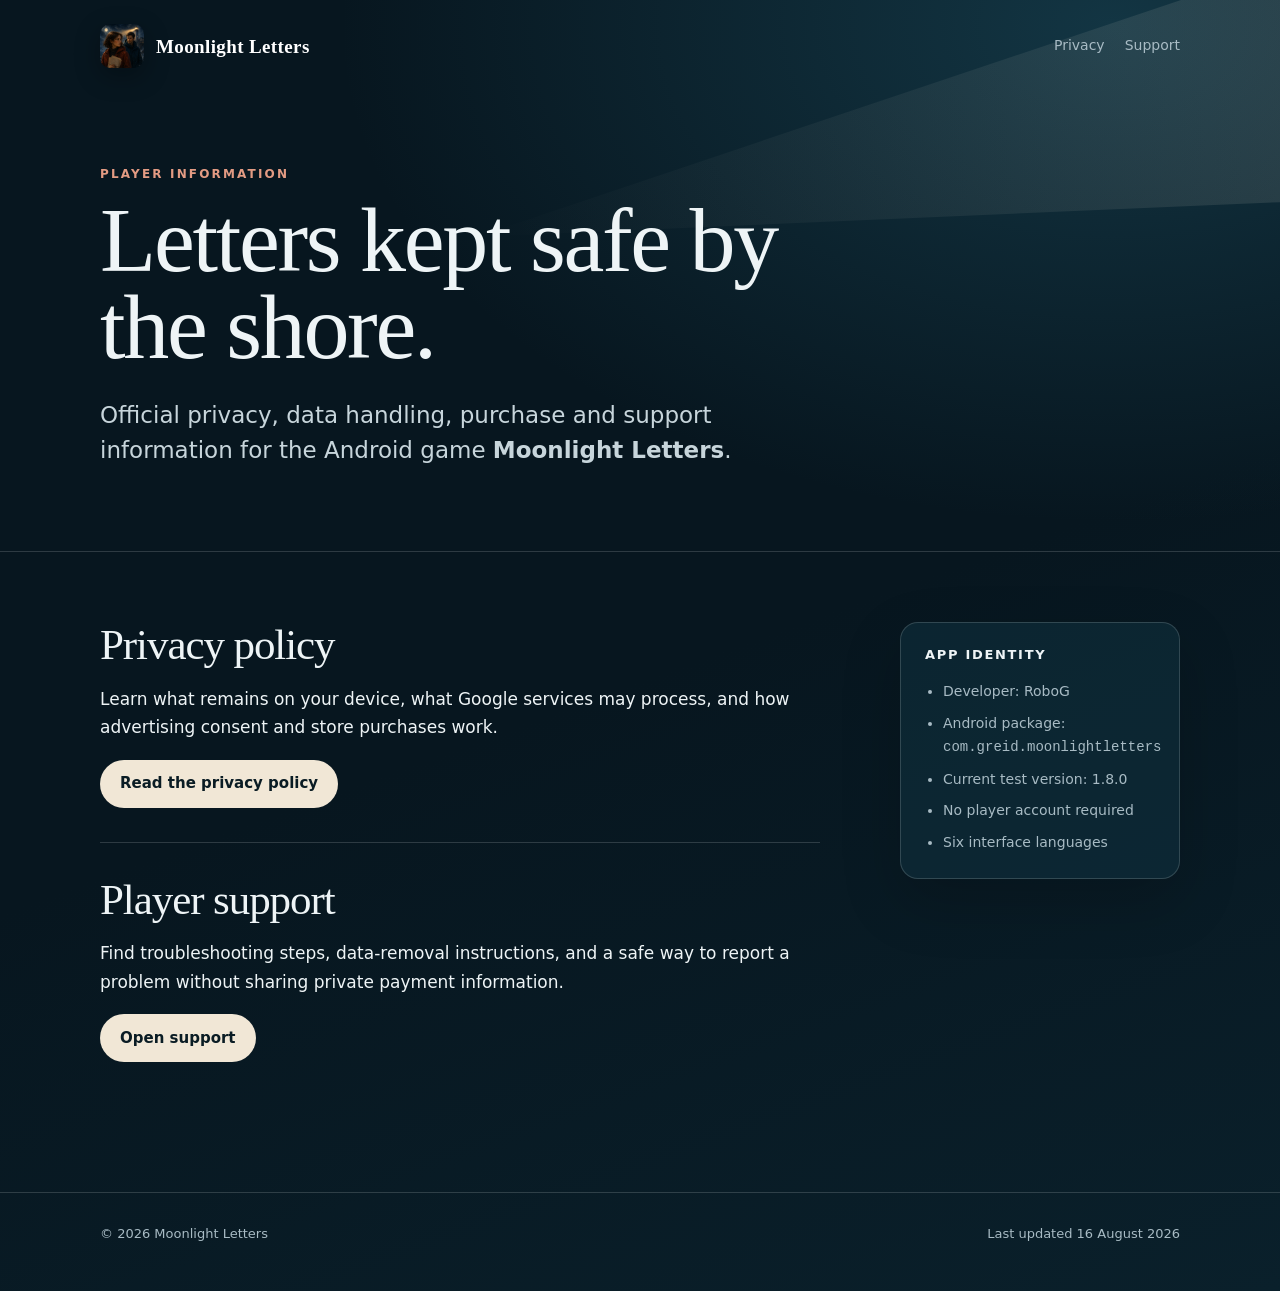
<file: index.html>
<!doctype html>
<html lang="en">
<head>
  <meta charset="utf-8">
  <meta name="viewport" content="width=device-width, initial-scale=1">
  <meta name="description" content="Official privacy and support information for Moonlight Letters on Android.">
  <title>Moonlight Letters — Privacy & Support</title>
  <link rel="icon" href="assets/icon.png">
  <link rel="stylesheet" href="styles.css">
</head>
<body>
  <header class="masthead"><div class="shell">
    <nav class="nav" aria-label="Main navigation">
      <a class="brand" href="./"><img src="assets/icon.png" alt=""><span>Moonlight Letters</span></a>
      <div class="nav-links"><a href="privacy.html">Privacy</a><a href="support.html">Support</a></div>
    </nav>
    <div class="hero"><p class="eyebrow">Player information</p><h1>Letters kept safe by the shore.</h1><p class="lede">Official privacy, data handling, purchase and support information for the Android game <strong>Moonlight Letters</strong>.</p></div>
  </div></header>
  <main class="shell"><div class="document">
    <div class="content">
      <section><h2>Privacy policy</h2><p>Learn what remains on your device, what Google services may process, and how advertising consent and store purchases work.</p><a class="button" href="privacy.html">Read the privacy policy</a></section>
      <section><h2>Player support</h2><p>Find troubleshooting steps, data-removal instructions, and a safe way to report a problem without sharing private payment information.</p><a class="button" href="support.html">Open support</a></section>
    </div>
    <aside class="aside"><h2>App identity</h2><ul><li>Developer: RoboG</li><li>Android package:<br><code>com.greid.moonlightletters</code></li><li>Current test version: 1.8.0</li><li>No player account required</li><li>Six interface languages</li></ul></aside>
  </div></main>
  <footer><div class="shell footer-row"><span>© 2026 Moonlight Letters</span><span>Last updated 16 August 2026</span></div></footer>
</body>
</html>
</file>
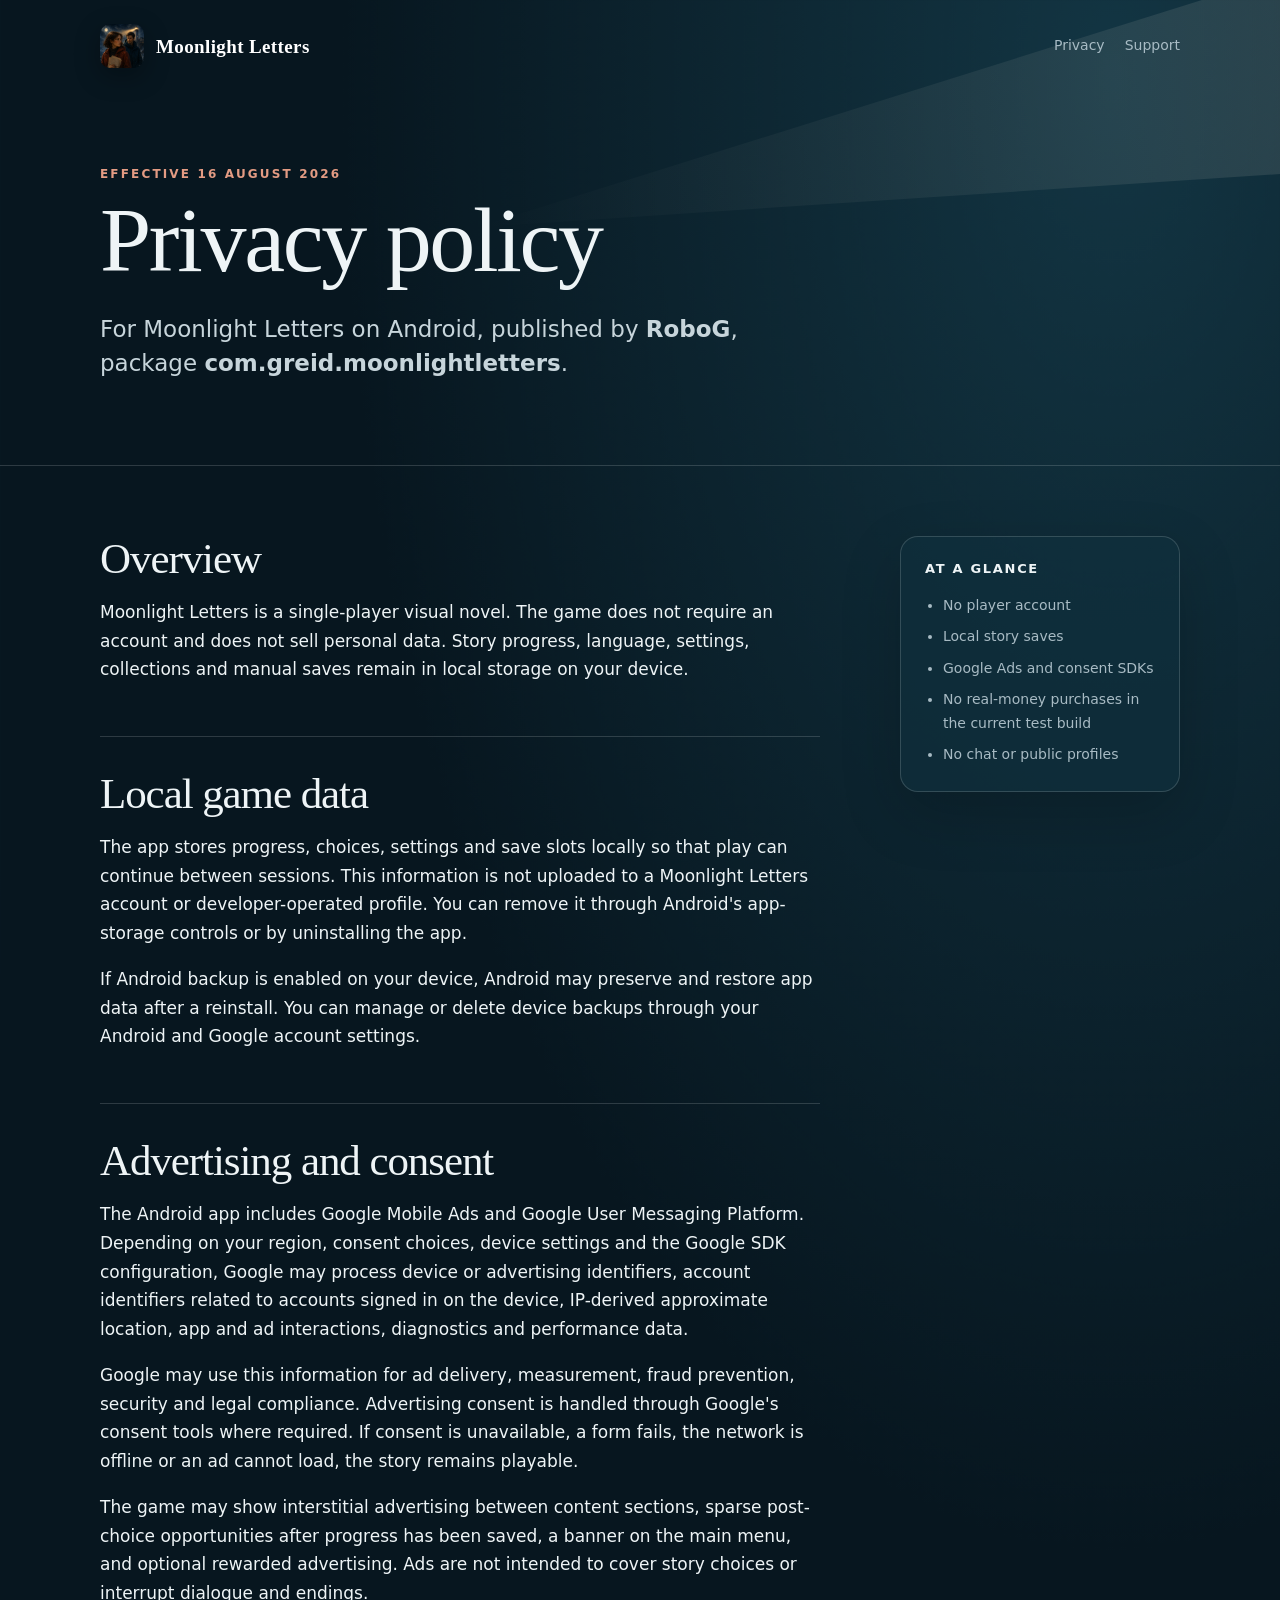
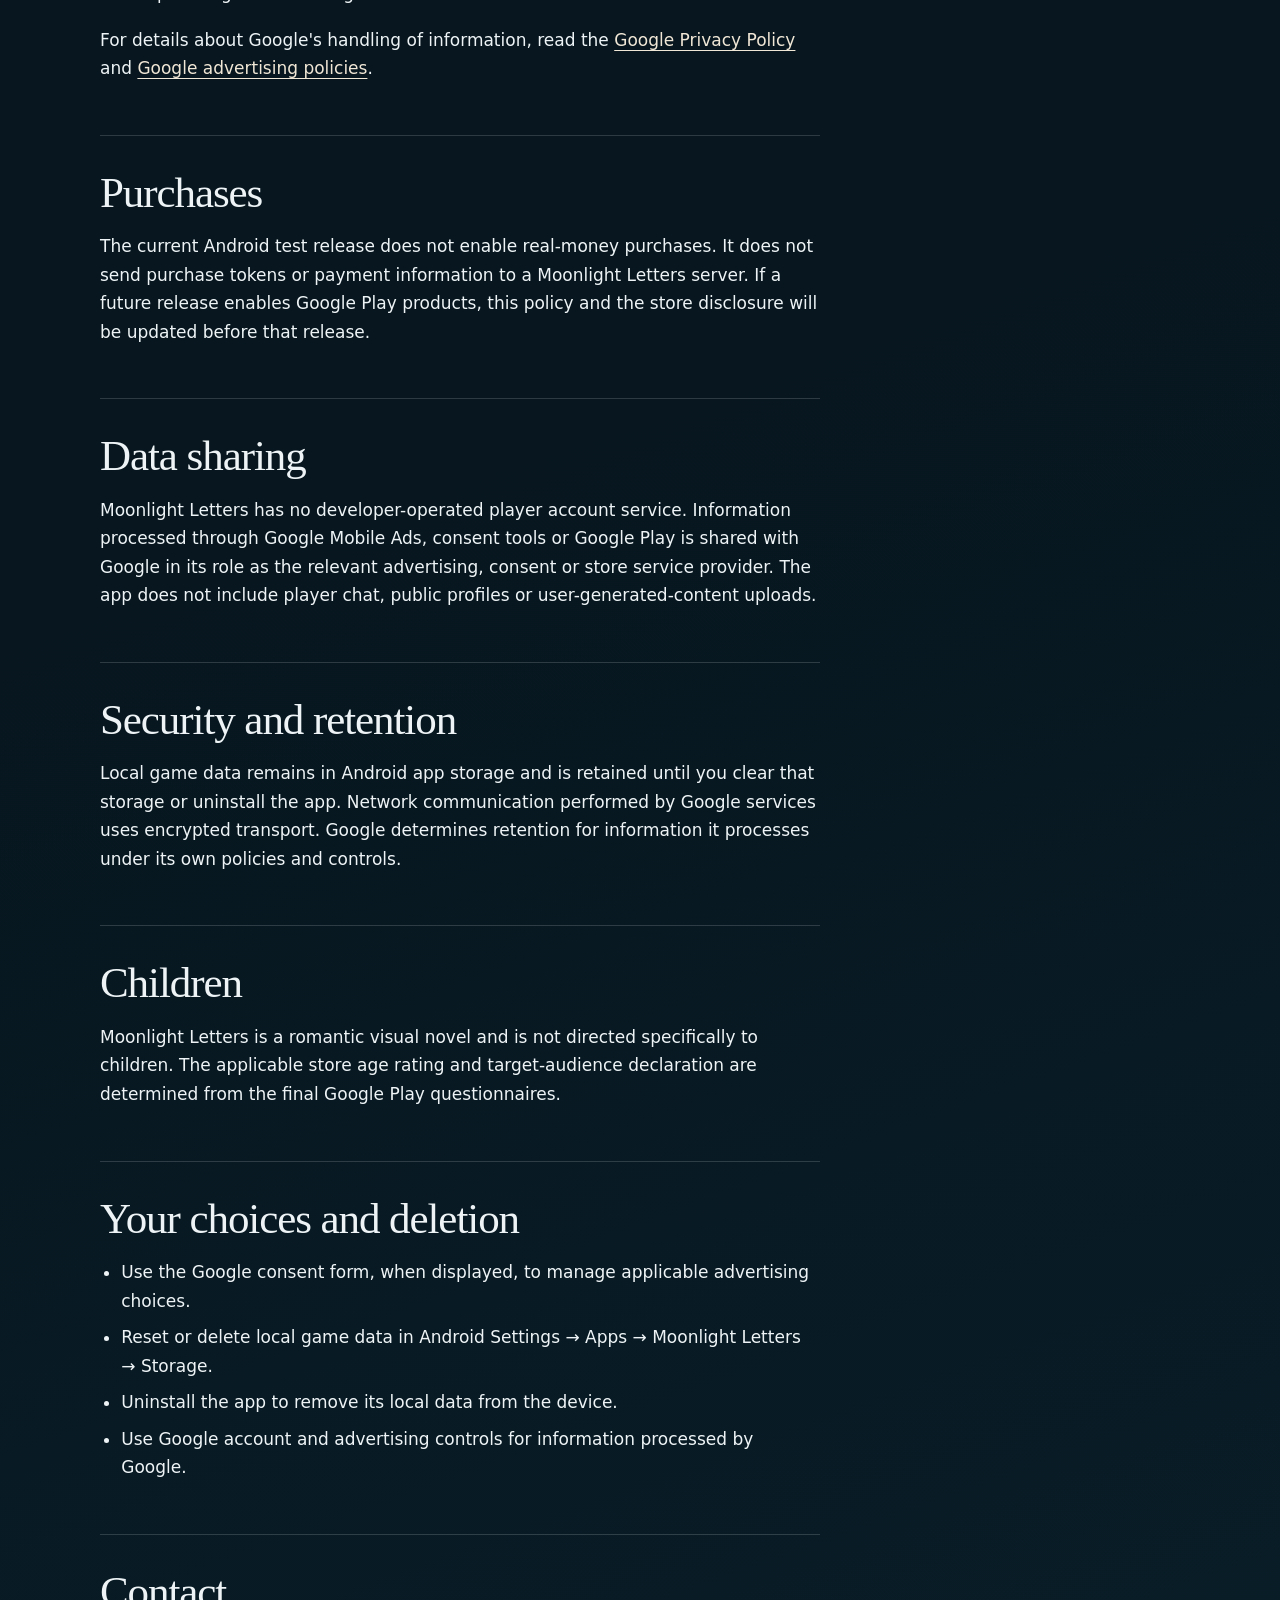
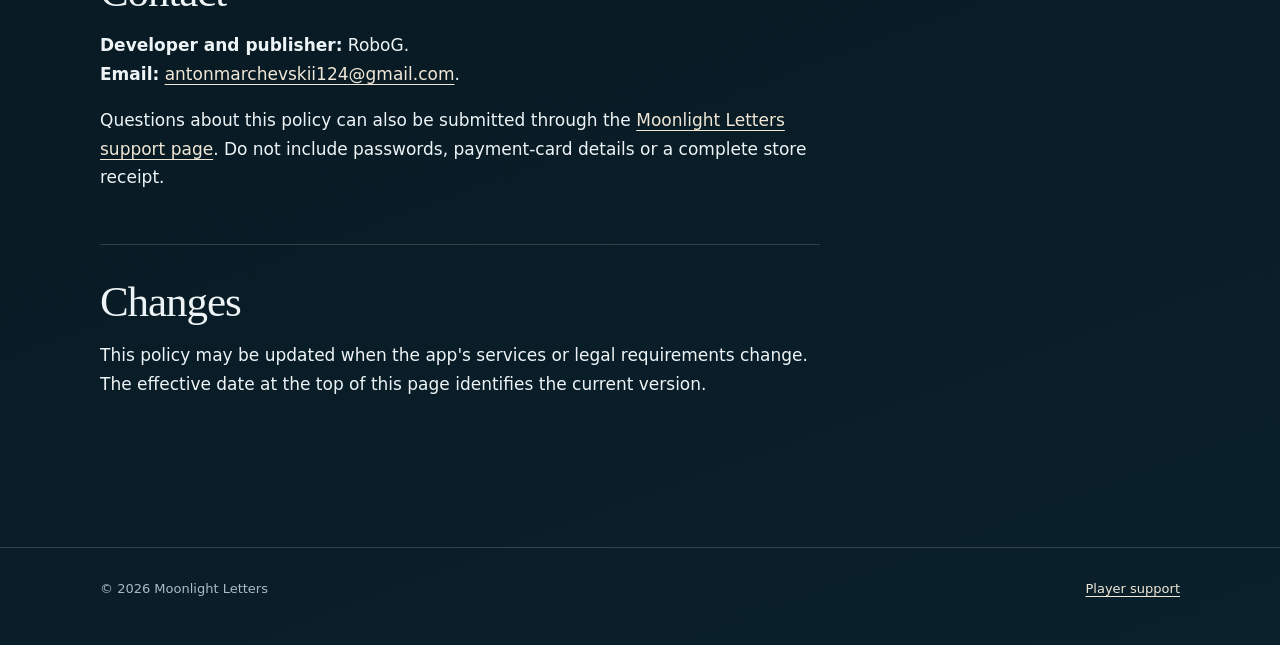
<file: privacy.html>
<!doctype html>
<html lang="en">
<head>
  <meta charset="utf-8">
  <meta name="viewport" content="width=device-width, initial-scale=1">
  <meta name="description" content="Privacy policy for Moonlight Letters, Android package com.greid.moonlightletters.">
  <title>Privacy Policy — Moonlight Letters</title>
  <link rel="icon" href="assets/icon.png">
  <link rel="stylesheet" href="styles.css">
</head>
<body>
  <header class="masthead"><div class="shell">
    <nav class="nav" aria-label="Main navigation"><a class="brand" href="./"><img src="assets/icon.png" alt=""><span>Moonlight Letters</span></a><div class="nav-links"><a aria-current="page" href="privacy.html">Privacy</a><a href="support.html">Support</a></div></nav>
    <div class="hero"><p class="eyebrow">Effective 16 August 2026</p><h1>Privacy policy</h1><p class="lede">For Moonlight Letters on Android, published by <strong>RoboG</strong>, package <strong>com.greid.moonlightletters</strong>.</p></div>
  </div></header>
  <main class="shell"><div class="document">
    <article class="content">
      <section><h2>Overview</h2><p>Moonlight Letters is a single-player visual novel. The game does not require an account and does not sell personal data. Story progress, language, settings, collections and manual saves remain in local storage on your device.</p></section>
      <section><h2>Local game data</h2><p>The app stores progress, choices, settings and save slots locally so that play can continue between sessions. This information is not uploaded to a Moonlight Letters account or developer-operated profile. You can remove it through Android's app-storage controls or by uninstalling the app.</p><p>If Android backup is enabled on your device, Android may preserve and restore app data after a reinstall. You can manage or delete device backups through your Android and Google account settings.</p></section>
      <section><h2>Advertising and consent</h2><p>The Android app includes Google Mobile Ads and Google User Messaging Platform. Depending on your region, consent choices, device settings and the Google SDK configuration, Google may process device or advertising identifiers, account identifiers related to accounts signed in on the device, IP-derived approximate location, app and ad interactions, diagnostics and performance data.</p><p>Google may use this information for ad delivery, measurement, fraud prevention, security and legal compliance. Advertising consent is handled through Google's consent tools where required. If consent is unavailable, a form fails, the network is offline or an ad cannot load, the story remains playable.</p><p>The game may show interstitial advertising between content sections, sparse post-choice opportunities after progress has been saved, a banner on the main menu, and optional rewarded advertising. Ads are not intended to cover story choices or interrupt dialogue and endings.</p><p>For details about Google's handling of information, read the <a href="https://policies.google.com/privacy">Google Privacy Policy</a> and <a href="https://policies.google.com/technologies/ads">Google advertising policies</a>.</p></section>
      <section><h2>Purchases</h2><p>The current Android test release does not enable real-money purchases. It does not send purchase tokens or payment information to a Moonlight Letters server. If a future release enables Google Play products, this policy and the store disclosure will be updated before that release.</p></section>
      <section><h2>Data sharing</h2><p>Moonlight Letters has no developer-operated player account service. Information processed through Google Mobile Ads, consent tools or Google Play is shared with Google in its role as the relevant advertising, consent or store service provider. The app does not include player chat, public profiles or user-generated-content uploads.</p></section>
      <section><h2>Security and retention</h2><p>Local game data remains in Android app storage and is retained until you clear that storage or uninstall the app. Network communication performed by Google services uses encrypted transport. Google determines retention for information it processes under its own policies and controls.</p></section>
      <section><h2>Children</h2><p>Moonlight Letters is a romantic visual novel and is not directed specifically to children. The applicable store age rating and target-audience declaration are determined from the final Google Play questionnaires.</p></section>
      <section><h2>Your choices and deletion</h2><ul><li>Use the Google consent form, when displayed, to manage applicable advertising choices.</li><li>Reset or delete local game data in Android Settings → Apps → Moonlight Letters → Storage.</li><li>Uninstall the app to remove its local data from the device.</li><li>Use Google account and advertising controls for information processed by Google.</li></ul></section>
      <section><h2>Contact</h2><p><strong>Developer and publisher:</strong> RoboG.<br><strong>Email:</strong> <a href="mailto:antonmarchevskii124@gmail.com">antonmarchevskii124@gmail.com</a>.</p><p>Questions about this policy can also be submitted through the <a href="support.html">Moonlight Letters support page</a>. Do not include passwords, payment-card details or a complete store receipt.</p></section>
      <section><h2>Changes</h2><p>This policy may be updated when the app's services or legal requirements change. The effective date at the top of this page identifies the current version.</p></section>
    </article>
    <aside class="aside"><h2>At a glance</h2><ul><li>No player account</li><li>Local story saves</li><li>Google Ads and consent SDKs</li><li>No real-money purchases in the current test build</li><li>No chat or public profiles</li></ul></aside>
  </div></main>
  <footer><div class="shell footer-row"><span>© 2026 Moonlight Letters</span><a href="support.html">Player support</a></div></footer>
</body>
</html>
</file>
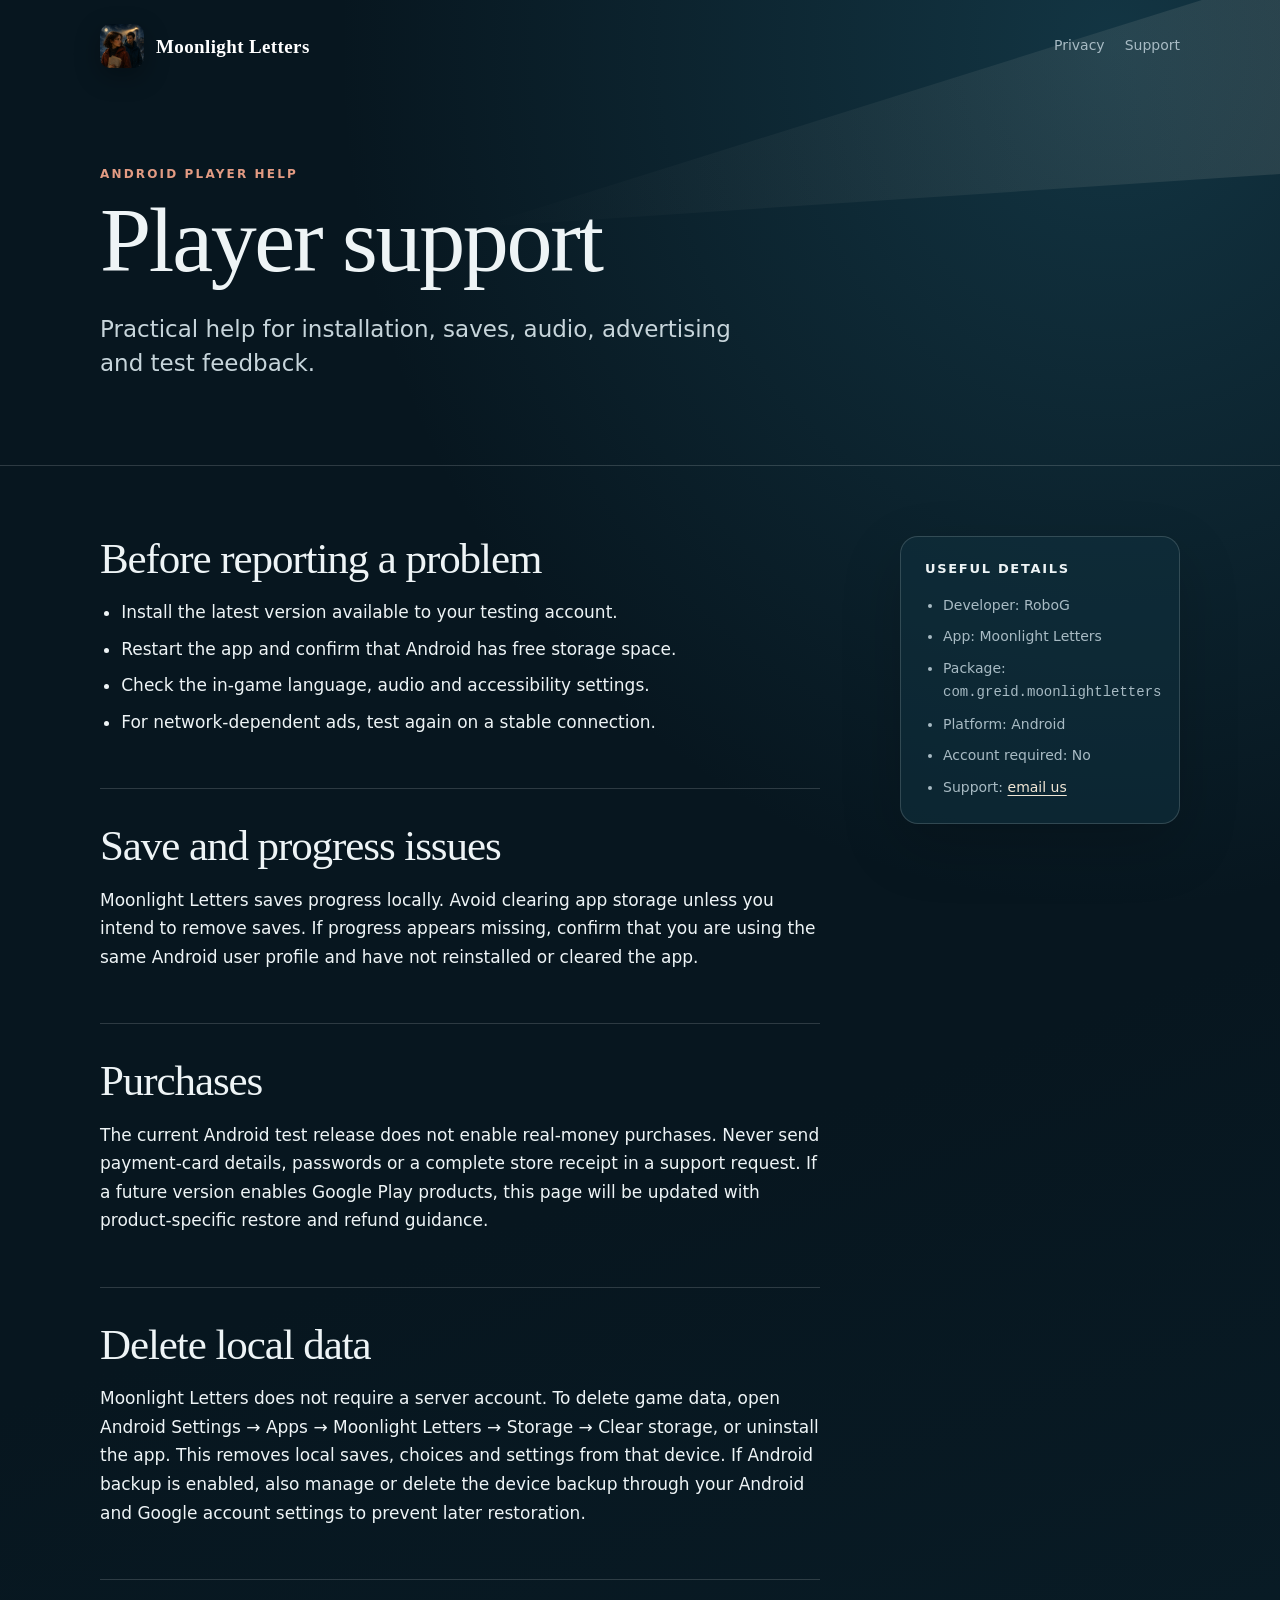
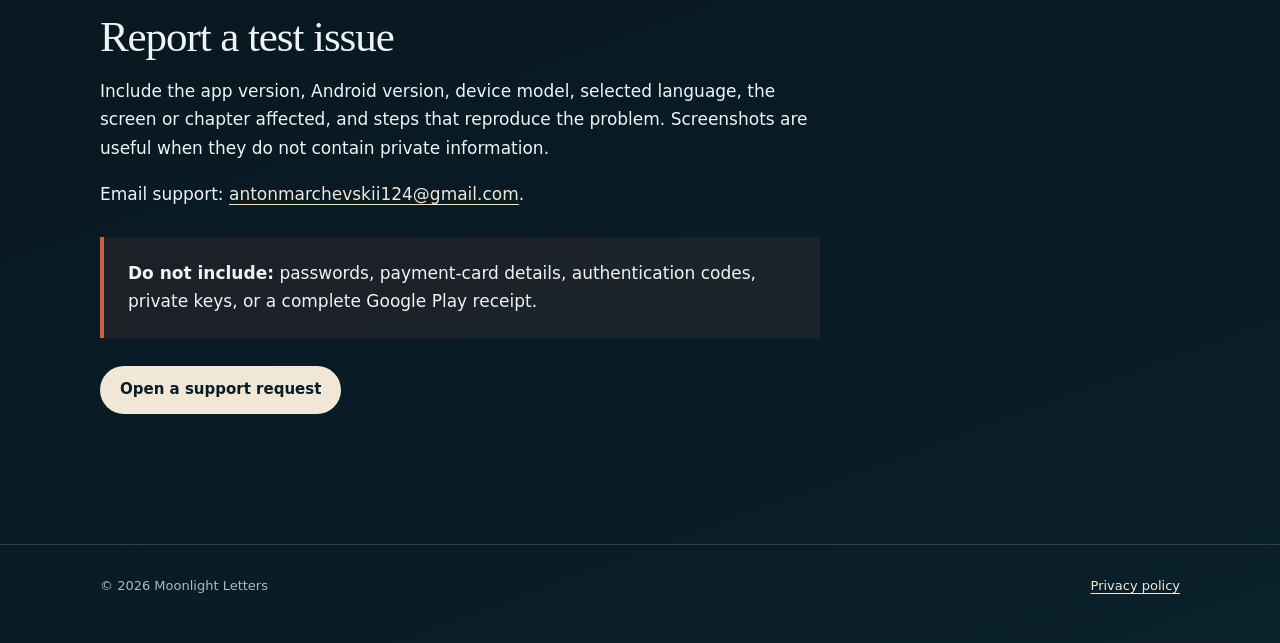
<file: support.html>
<!doctype html>
<html lang="en">
<head>
  <meta charset="utf-8">
  <meta name="viewport" content="width=device-width, initial-scale=1">
  <meta name="description" content="Player support for Moonlight Letters on Android.">
  <title>Player Support — Moonlight Letters</title>
  <link rel="icon" href="assets/icon.png">
  <link rel="stylesheet" href="styles.css">
</head>
<body>
  <header class="masthead"><div class="shell">
    <nav class="nav" aria-label="Main navigation"><a class="brand" href="./"><img src="assets/icon.png" alt=""><span>Moonlight Letters</span></a><div class="nav-links"><a href="privacy.html">Privacy</a><a aria-current="page" href="support.html">Support</a></div></nav>
    <div class="hero"><p class="eyebrow">Android player help</p><h1>Player support</h1><p class="lede">Practical help for installation, saves, audio, advertising and test feedback.</p></div>
  </div></header>
  <main class="shell"><div class="document">
    <article class="content">
      <section><h2>Before reporting a problem</h2><ul><li>Install the latest version available to your testing account.</li><li>Restart the app and confirm that Android has free storage space.</li><li>Check the in-game language, audio and accessibility settings.</li><li>For network-dependent ads, test again on a stable connection.</li></ul></section>
      <section><h2>Save and progress issues</h2><p>Moonlight Letters saves progress locally. Avoid clearing app storage unless you intend to remove saves. If progress appears missing, confirm that you are using the same Android user profile and have not reinstalled or cleared the app.</p></section>
      <section><h2>Purchases</h2><p>The current Android test release does not enable real-money purchases. Never send payment-card details, passwords or a complete store receipt in a support request. If a future version enables Google Play products, this page will be updated with product-specific restore and refund guidance.</p></section>
      <section><h2>Delete local data</h2><p>Moonlight Letters does not require a server account. To delete game data, open Android Settings → Apps → Moonlight Letters → Storage → Clear storage, or uninstall the app. This removes local saves, choices and settings from that device. If Android backup is enabled, also manage or delete the device backup through your Android and Google account settings to prevent later restoration.</p></section>
      <section><h2>Report a test issue</h2><p>Include the app version, Android version, device model, selected language, the screen or chapter affected, and steps that reproduce the problem. Screenshots are useful when they do not contain private information.</p><p>Email support: <a href="mailto:antonmarchevskii124@gmail.com">antonmarchevskii124@gmail.com</a>.</p><div class="callout"><p><strong>Do not include:</strong> passwords, payment-card details, authentication codes, private keys, or a complete Google Play receipt.</p></div><a class="button" href="https://github.com/stilletto/moonlight-letters-legal/issues/new">Open a support request</a></section>
    </article>
    <aside class="aside"><h2>Useful details</h2><ul><li>Developer: RoboG</li><li>App: Moonlight Letters</li><li>Package:<br><code>com.greid.moonlightletters</code></li><li>Platform: Android</li><li>Account required: No</li><li>Support: <a href="mailto:antonmarchevskii124@gmail.com">email us</a></li></ul></aside>
  </div></main>
  <footer><div class="shell footer-row"><span>© 2026 Moonlight Letters</span><a href="privacy.html">Privacy policy</a></div></footer>
</body>
</html>
</file>
<file: styles.css>
:root {
  color-scheme: dark;
  --ink: #eef4f6;
  --muted: #a8bbc4;
  --night: #07161f;
  --deep: #0b2633;
  --sea: #174557;
  --rust: #c76245;
  --paper: #f1e7d6;
  --line: rgba(238, 244, 246, 0.16);
  --display: "Iowan Old Style", "Palatino Linotype", Palatino, Georgia, serif;
  --body: Inter, ui-sans-serif, system-ui, -apple-system, BlinkMacSystemFont, "Segoe UI", sans-serif;
}

* { box-sizing: border-box; }
html { background: var(--night); scroll-behavior: smooth; }
body {
  margin: 0;
  min-height: 100vh;
  color: var(--ink);
  background: radial-gradient(110% 70% at 87% 2%, rgba(38, 104, 126, 0.38), transparent 55%), linear-gradient(160deg, var(--night) 0 52%, #0a202b 100%);
  font: 17px/1.68 var(--body);
}
a { color: var(--paper); text-underline-offset: 0.22em; }
a:hover { color: white; }
a:focus-visible { outline: 3px solid var(--rust); outline-offset: 4px; }
.shell { width: min(1080px, calc(100% - 40px)); margin: 0 auto; }
.masthead { position: relative; min-height: 420px; overflow: hidden; border-bottom: 1px solid var(--line); }
.masthead::after {
  content: "";
  position: absolute;
  top: -12%;
  right: -9%;
  width: 73%;
  height: 48%;
  transform: rotate(-11deg);
  transform-origin: right center;
  background: linear-gradient(90deg, transparent, rgba(241, 231, 214, 0.13));
  clip-path: polygon(0 47%, 100% 0, 100% 100%);
  pointer-events: none;
}
.nav { position: relative; z-index: 1; display: flex; align-items: center; justify-content: space-between; gap: 24px; padding: 24px 0; }
.brand { display: flex; align-items: center; gap: 12px; color: white; text-decoration: none; }
.brand img { width: 44px; height: 44px; border-radius: 10px; box-shadow: 0 8px 26px rgba(0,0,0,.32); }
.brand span { font: 600 19px/1 var(--display); letter-spacing: .02em; }
.nav-links { display: flex; flex-wrap: wrap; gap: 20px; font-size: 14px; }
.nav-links a { color: var(--muted); text-decoration: none; }
.nav-links a:hover { color: white; }
.hero { position: relative; z-index: 1; padding: 72px 0 84px; max-width: 780px; }
.eyebrow { margin: 0 0 13px; color: #e39b83; font-size: 12px; font-weight: 800; letter-spacing: .18em; text-transform: uppercase; }
h1, h2 { font-family: var(--display); font-weight: 500; letter-spacing: -.025em; }
h1 { margin: 0; max-width: 760px; font-size: clamp(48px, 8vw, 92px); line-height: .94; }
.lede { margin: 28px 0 0; max-width: 650px; color: #c7d5db; font-size: clamp(18px, 2.2vw, 23px); line-height: 1.5; }
main { padding: 70px 0 96px; }
.document { display: grid; grid-template-columns: minmax(0, 1fr) 280px; gap: 72px; align-items: start; }
.content { max-width: 720px; }
.content section { padding: 34px 0; border-top: 1px solid var(--line); }
.content section:first-child { padding-top: 0; border-top: 0; }
h2 { margin: 0 0 16px; font-size: clamp(30px, 4vw, 43px); line-height: 1.08; }
p, ul { margin: 0 0 18px; }
ul { padding-left: 1.25em; }
li + li { margin-top: 8px; }
.aside {
  position: sticky;
  top: 24px;
  padding: 24px;
  border: 1px solid var(--line);
  border-radius: 18px;
  background: rgba(16, 49, 63, .58);
  box-shadow: 0 22px 60px rgba(0,0,0,.18);
}
.aside h2 { font: 700 13px/1.3 var(--body); letter-spacing: .13em; text-transform: uppercase; }
.aside p, .aside li { color: var(--muted); font-size: 14px; }
.aside ul { margin: 0; padding-left: 18px; }
.callout { margin: 28px 0; padding: 22px 24px; border-left: 4px solid var(--rust); background: rgba(199, 98, 69, .10); }
.callout p:last-child { margin-bottom: 0; }
.button { display: inline-flex; align-items: center; min-height: 48px; padding: 0 20px; border-radius: 999px; color: #0a1c24; background: var(--paper); font-size: 15px; font-weight: 800; text-decoration: none; }
.button:hover { color: #0a1c24; background: white; }
footer { padding: 30px 0 46px; border-top: 1px solid var(--line); color: var(--muted); font-size: 13px; }
.footer-row { display: flex; justify-content: space-between; gap: 24px; flex-wrap: wrap; }
@media (max-width: 780px) {
  .shell { width: min(100% - 28px, 680px); }
  .masthead { min-height: 360px; }
  .nav { align-items: flex-start; }
  .nav-links { justify-content: flex-end; gap: 12px; }
  .hero { padding: 48px 0 64px; }
  .document { grid-template-columns: 1fr; gap: 36px; }
  .aside { position: static; order: -1; }
}
@media (prefers-reduced-motion: reduce) { html { scroll-behavior: auto; } }
</file>
